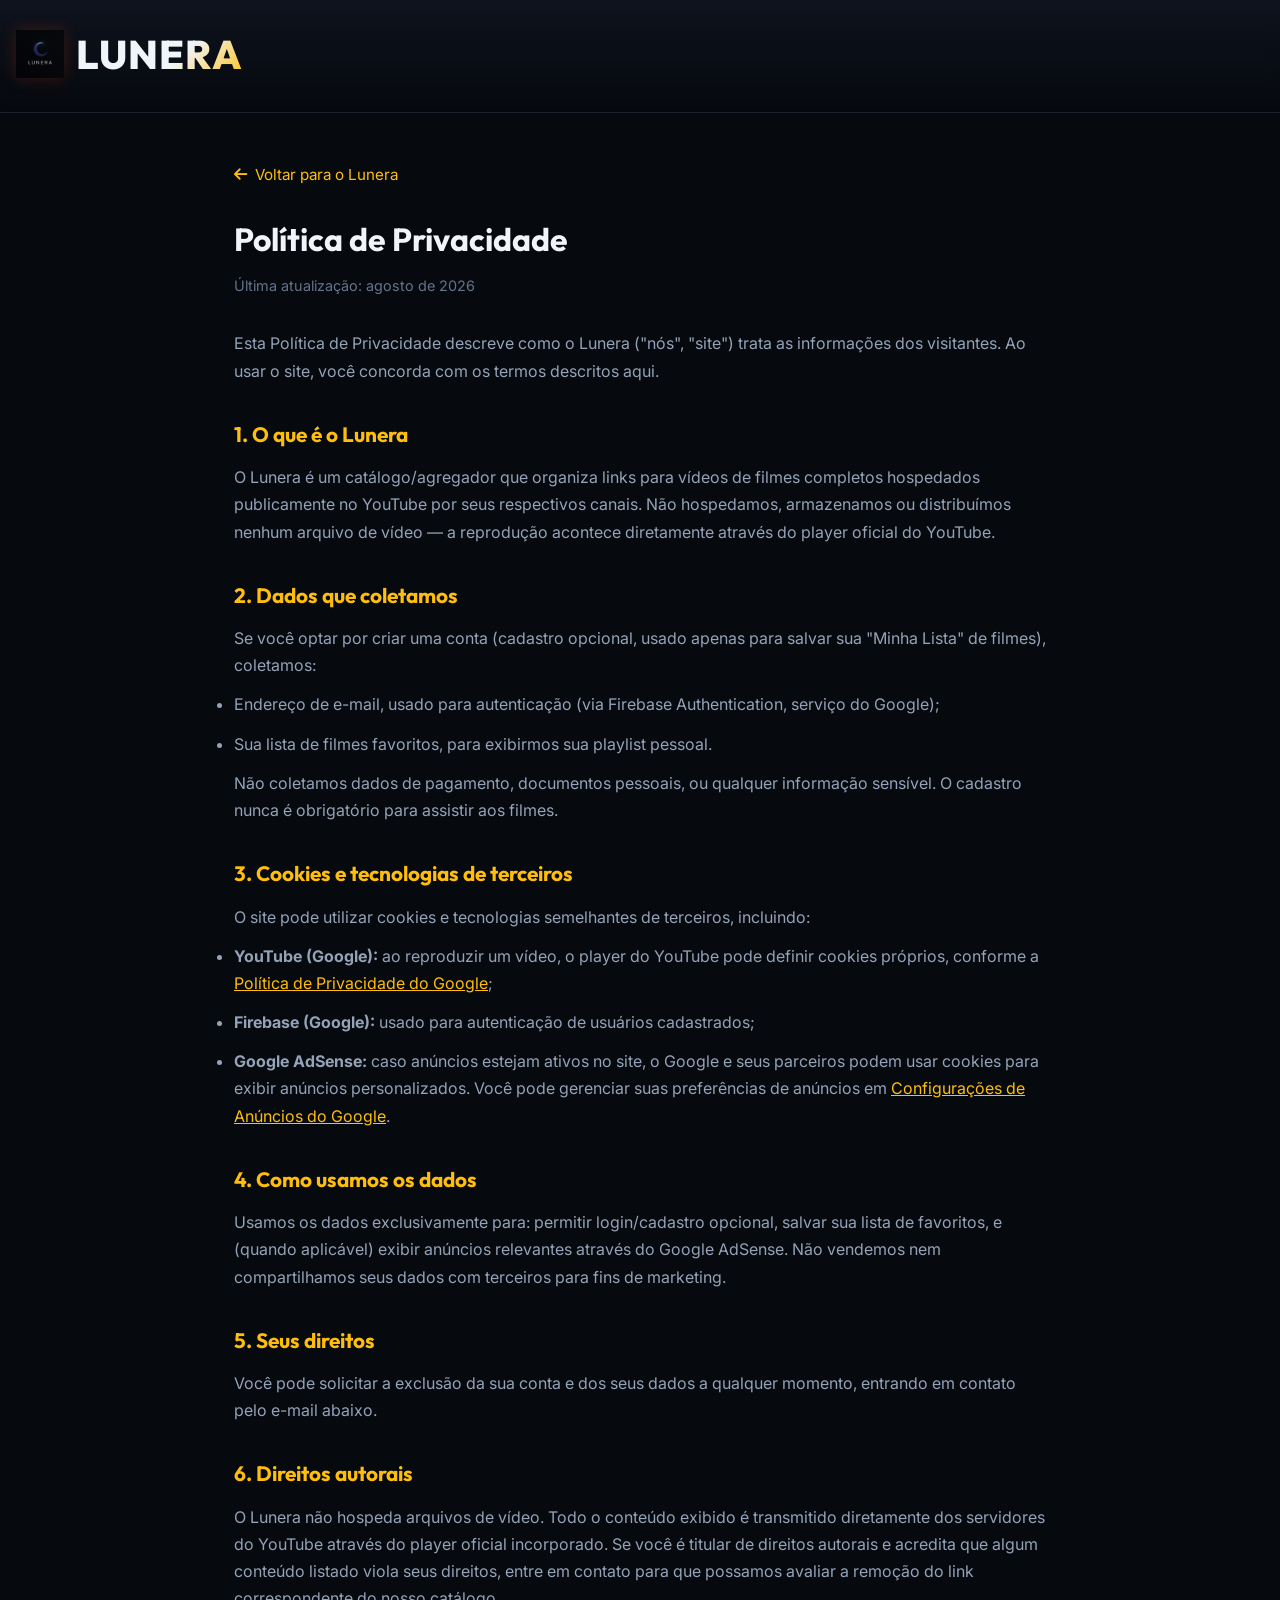
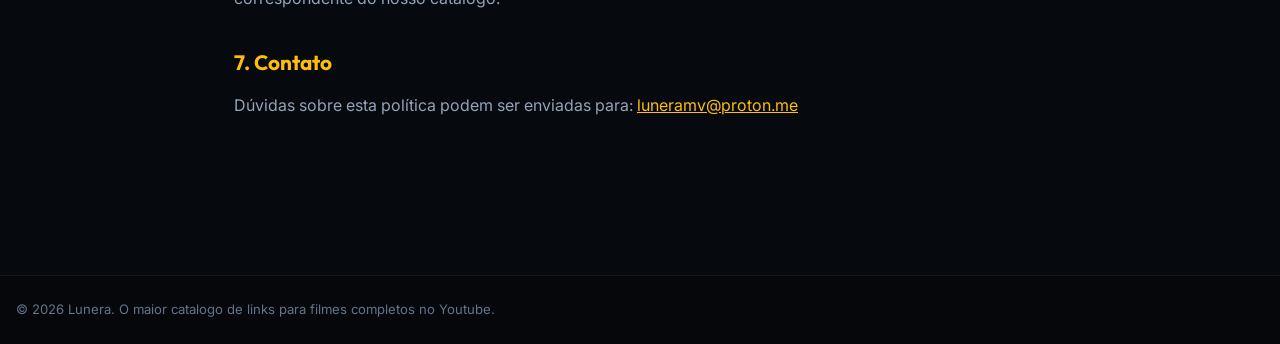
<file: privacidade.html>
<!DOCTYPE html>
<html lang="pt-BR">

<head>
    <meta charset="UTF-8">
    <meta name="viewport" content="width=device-width, initial-scale=1.0">
    <title>Política de Privacidade - Lunera</title>
    <meta name="description" content="Política de Privacidade do Lunera - como tratamos seus dados.">
    <meta name="robots" content="index, follow">
    <link rel="preconnect" href="https://fonts.googleapis.com">
    <link rel="preconnect" href="https://fonts.gstatic.com" crossorigin>
    <link
        href="https://fonts.googleapis.com/css2?family=Inter:wght@300;400;500;600&family=Outfit:wght@400;600;700;800&display=swap"
        rel="stylesheet">
    <link rel="stylesheet" href="https://cdnjs.cloudflare.com/ajax/libs/font-awesome/6.4.0/css/all.min.css">
    <link rel="stylesheet" href="style.css">
    <style>
        .legal-page {
            max-width: 860px;
            margin: 0 auto;
            padding: 48px 24px 80px;
            color: var(--text-primary);
            font-family: var(--font-body);
            line-height: 1.7;
        }

        .legal-page h1 {
            font-family: var(--font-headings);
            font-size: 2rem;
            margin-bottom: 8px;
            background: linear-gradient(135deg, var(--text-primary) 60%, var(--accent-cyan) 100%);
            -webkit-background-clip: text;
            background-clip: text;
            -webkit-text-fill-color: transparent;
        }

        .legal-page .updated {
            color: var(--text-muted);
            font-size: 0.9rem;
            margin-bottom: 32px;
        }

        .legal-page h2 {
            font-family: var(--font-headings);
            font-size: 1.3rem;
            margin-top: 32px;
            margin-bottom: 12px;
            color: var(--accent-cyan);
        }

        .legal-page p,
        .legal-page li {
            color: var(--text-secondary);
            margin-bottom: 12px;
        }

        .legal-page a {
            color: var(--accent-cyan);
        }

        .back-link {
            display: inline-flex;
            align-items: center;
            gap: 8px;
            margin-bottom: 24px;
            color: var(--text-secondary);
            text-decoration: none;
            font-size: 0.95rem;
        }

        .back-link:hover {
            color: var(--accent-cyan);
        }
    </style>
</head>

<body>
    <header class="app-header">
        <div class="header-container">
            <div class="header-top-row">
                <div class="header-branding">
                    <a href="index.html" style="text-decoration:none;">
                        <div class="logo">
                            <img src="Lunera_Logo.png" alt="Lunera Logo" class="logo-image">
                            <h1>LUNERA</h1>
                        </div>
                    </a>
                </div>
            </div>
        </div>
    </header>

    <main class="legal-page">
        <a href="index.html" class="back-link"><i class="fa-solid fa-arrow-left"></i> Voltar para o Lunera</a>

        <h1>Política de Privacidade</h1>
        <p class="updated">Última atualização: agosto de 2026</p>

        <p>Esta Política de Privacidade descreve como o Lunera ("nós", "site") trata as informações dos visitantes.
            Ao usar o site, você concorda com os termos descritos aqui.</p>

        <h2>1. O que é o Lunera</h2>
        <p>O Lunera é um catálogo/agregador que organiza links para vídeos de filmes completos hospedados publicamente
            no YouTube por seus respectivos canais. Não hospedamos, armazenamos ou distribuímos nenhum arquivo de
            vídeo — a reprodução acontece diretamente através do player oficial do YouTube.</p>

        <h2>2. Dados que coletamos</h2>
        <p>Se você optar por criar uma conta (cadastro opcional, usado apenas para salvar sua "Minha Lista" de
            filmes), coletamos:</p>
        <ul>
            <li>Endereço de e-mail, usado para autenticação (via Firebase Authentication, serviço do Google);</li>
            <li>Sua lista de filmes favoritos, para exibirmos sua playlist pessoal.</li>
        </ul>
        <p>Não coletamos dados de pagamento, documentos pessoais, ou qualquer informação sensível. O cadastro nunca é
            obrigatório para assistir aos filmes.</p>

        <h2>3. Cookies e tecnologias de terceiros</h2>
        <p>O site pode utilizar cookies e tecnologias semelhantes de terceiros, incluindo:</p>
        <ul>
            <li><strong>YouTube (Google):</strong> ao reproduzir um vídeo, o player do YouTube pode definir cookies
                próprios, conforme a <a href="https://policies.google.com/privacy" target="_blank"
                    rel="noopener">Política de Privacidade do Google</a>;</li>
            <li><strong>Firebase (Google):</strong> usado para autenticação de usuários cadastrados;</li>
            <li><strong>Google AdSense:</strong> caso anúncios estejam ativos no site, o Google e seus parceiros
                podem usar cookies para exibir anúncios personalizados. Você pode gerenciar suas preferências de
                anúncios em <a href="https://adssettings.google.com" target="_blank" rel="noopener">Configurações de
                    Anúncios do Google</a>.</li>
        </ul>

        <h2>4. Como usamos os dados</h2>
        <p>Usamos os dados exclusivamente para: permitir login/cadastro opcional, salvar sua lista de favoritos, e
            (quando aplicável) exibir anúncios relevantes através do Google AdSense. Não vendemos nem compartilhamos
            seus dados com terceiros para fins de marketing.</p>

        <h2>5. Seus direitos</h2>
        <p>Você pode solicitar a exclusão da sua conta e dos seus dados a qualquer momento, entrando em contato pelo
            e-mail abaixo.</p>

        <h2>6. Direitos autorais</h2>
        <p>O Lunera não hospeda arquivos de vídeo. Todo o conteúdo exibido é transmitido diretamente dos servidores
            do YouTube através do player oficial incorporado. Se você é titular de direitos autorais e acredita que
            algum conteúdo listado viola seus direitos, entre em contato para que possamos avaliar a remoção do link
            correspondente do nosso catálogo.</p>

        <h2>7. Contato</h2>
        <p>Dúvidas sobre esta política podem ser enviadas para:
            <a href="mailto:luneramv@proton.me">luneramv@proton.me</a>
        </p>
    </main>

    <footer class="app-footer">
        <div class="footer-container">
            <div class="footer-left">
                <p>&copy; 2026 Lunera. O maior catalogo de links para filmes completos no Youtube.</p>
            </div>
        </div>
    </footer>
</body>

</html>
</file>
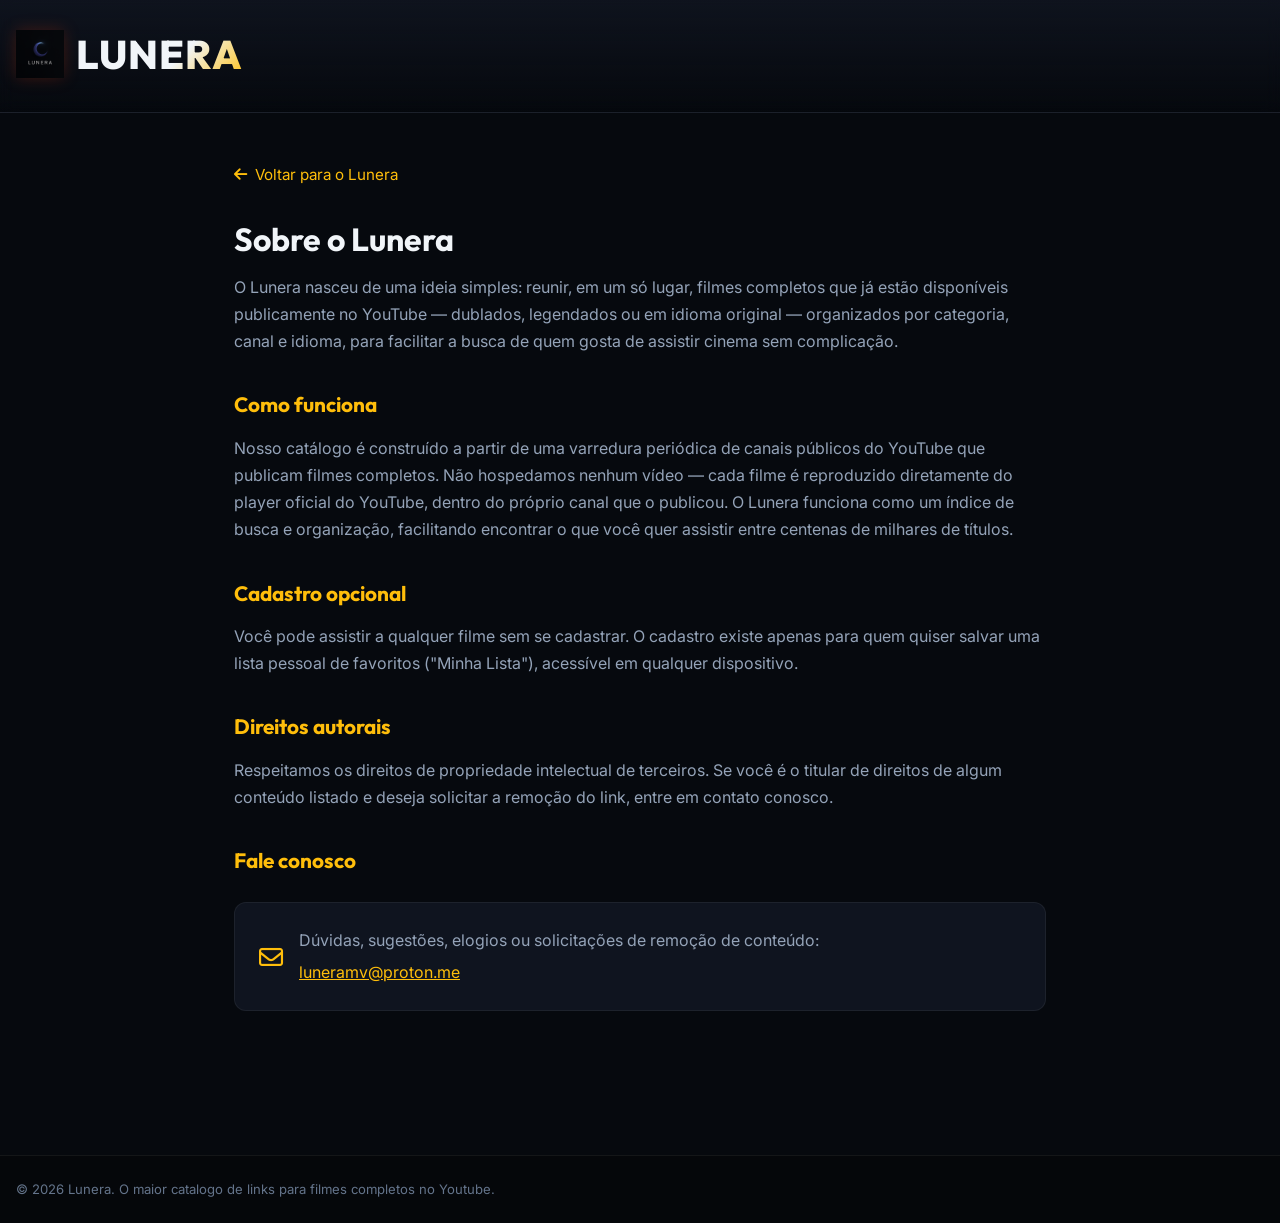
<file: sobre.html>
<!DOCTYPE html>
<html lang="pt-BR">

<head>
    <meta charset="UTF-8">
    <meta name="viewport" content="width=device-width, initial-scale=1.0">
    <title>Sobre / Contato - Lunera</title>
    <meta name="description" content="Sobre o Lunera e como entrar em contato.">
    <meta name="robots" content="index, follow">
    <link rel="preconnect" href="https://fonts.googleapis.com">
    <link rel="preconnect" href="https://fonts.gstatic.com" crossorigin>
    <link
        href="https://fonts.googleapis.com/css2?family=Inter:wght@300;400;500;600&family=Outfit:wght@400;600;700;800&display=swap"
        rel="stylesheet">
    <link rel="stylesheet" href="https://cdnjs.cloudflare.com/ajax/libs/font-awesome/6.4.0/css/all.min.css">
    <link rel="stylesheet" href="style.css">
    <style>
        .legal-page {
            max-width: 860px;
            margin: 0 auto;
            padding: 48px 24px 80px;
            color: var(--text-primary);
            font-family: var(--font-body);
            line-height: 1.7;
        }

        .legal-page h1 {
            font-family: var(--font-headings);
            font-size: 2rem;
            margin-bottom: 8px;
            background: linear-gradient(135deg, var(--text-primary) 60%, var(--accent-cyan) 100%);
            -webkit-background-clip: text;
            background-clip: text;
            -webkit-text-fill-color: transparent;
        }

        .legal-page h2 {
            font-family: var(--font-headings);
            font-size: 1.3rem;
            margin-top: 32px;
            margin-bottom: 12px;
            color: var(--accent-cyan);
        }

        .legal-page p,
        .legal-page li {
            color: var(--text-secondary);
            margin-bottom: 12px;
        }

        .legal-page a {
            color: var(--accent-cyan);
        }

        .back-link {
            display: inline-flex;
            align-items: center;
            gap: 8px;
            margin-bottom: 24px;
            color: var(--text-secondary);
            text-decoration: none;
            font-size: 0.95rem;
        }

        .back-link:hover {
            color: var(--accent-cyan);
        }

        .contact-box {
            background: var(--bg-card);
            border: 1px solid var(--border-color);
            border-radius: 12px;
            padding: 24px;
            margin-top: 24px;
            display: flex;
            align-items: center;
            gap: 16px;
        }

        .contact-box i {
            font-size: 1.5rem;
            color: var(--accent-cyan);
        }
    </style>
</head>

<body>
    <header class="app-header">
        <div class="header-container">
            <div class="header-top-row">
                <div class="header-branding">
                    <a href="index.html" style="text-decoration:none;">
                        <div class="logo">
                            <img src="Lunera_Logo.png" alt="Lunera Logo" class="logo-image">
                            <h1>LUNERA</h1>
                        </div>
                    </a>
                </div>
            </div>
        </div>
    </header>

    <main class="legal-page">
        <a href="index.html" class="back-link"><i class="fa-solid fa-arrow-left"></i> Voltar para o Lunera</a>

        <h1>Sobre o Lunera</h1>

        <p>O Lunera nasceu de uma ideia simples: reunir, em um só lugar, filmes completos que já estão disponíveis
            publicamente no YouTube — dublados, legendados ou em idioma original — organizados por categoria, canal e
            idioma, para facilitar a busca de quem gosta de assistir cinema sem complicação.</p>

        <h2>Como funciona</h2>
        <p>Nosso catálogo é construído a partir de uma varredura periódica de canais públicos do YouTube que publicam
            filmes completos. Não hospedamos nenhum vídeo — cada filme é reproduzido diretamente do player oficial do
            YouTube, dentro do próprio canal que o publicou. O Lunera funciona como um índice de busca e organização,
            facilitando encontrar o que você quer assistir entre centenas de milhares de títulos.</p>

        <h2>Cadastro opcional</h2>
        <p>Você pode assistir a qualquer filme sem se cadastrar. O cadastro existe apenas para quem quiser salvar uma
            lista pessoal de favoritos ("Minha Lista"), acessível em qualquer dispositivo.</p>

        <h2>Direitos autorais</h2>
        <p>Respeitamos os direitos de propriedade intelectual de terceiros. Se você é o titular de direitos de algum
            conteúdo listado e deseja solicitar a remoção do link, entre em contato conosco.</p>

        <h2>Fale conosco</h2>
        <div class="contact-box">
            <i class="fa-regular fa-envelope"></i>
            <div>
                <p style="margin-bottom:4px;">Dúvidas, sugestões, elogios ou solicitações de remoção de conteúdo:</p>
                <a href="mailto:luneramv@proton.me">luneramv@proton.me</a>
            </div>
        </div>
    </main>

    <footer class="app-footer">
        <div class="footer-container">
            <div class="footer-left">
                <p>&copy; 2026 Lunera. O maior catalogo de links para filmes completos no Youtube.</p>
            </div>
        </div>
    </footer>
</body>

</html>
</file>
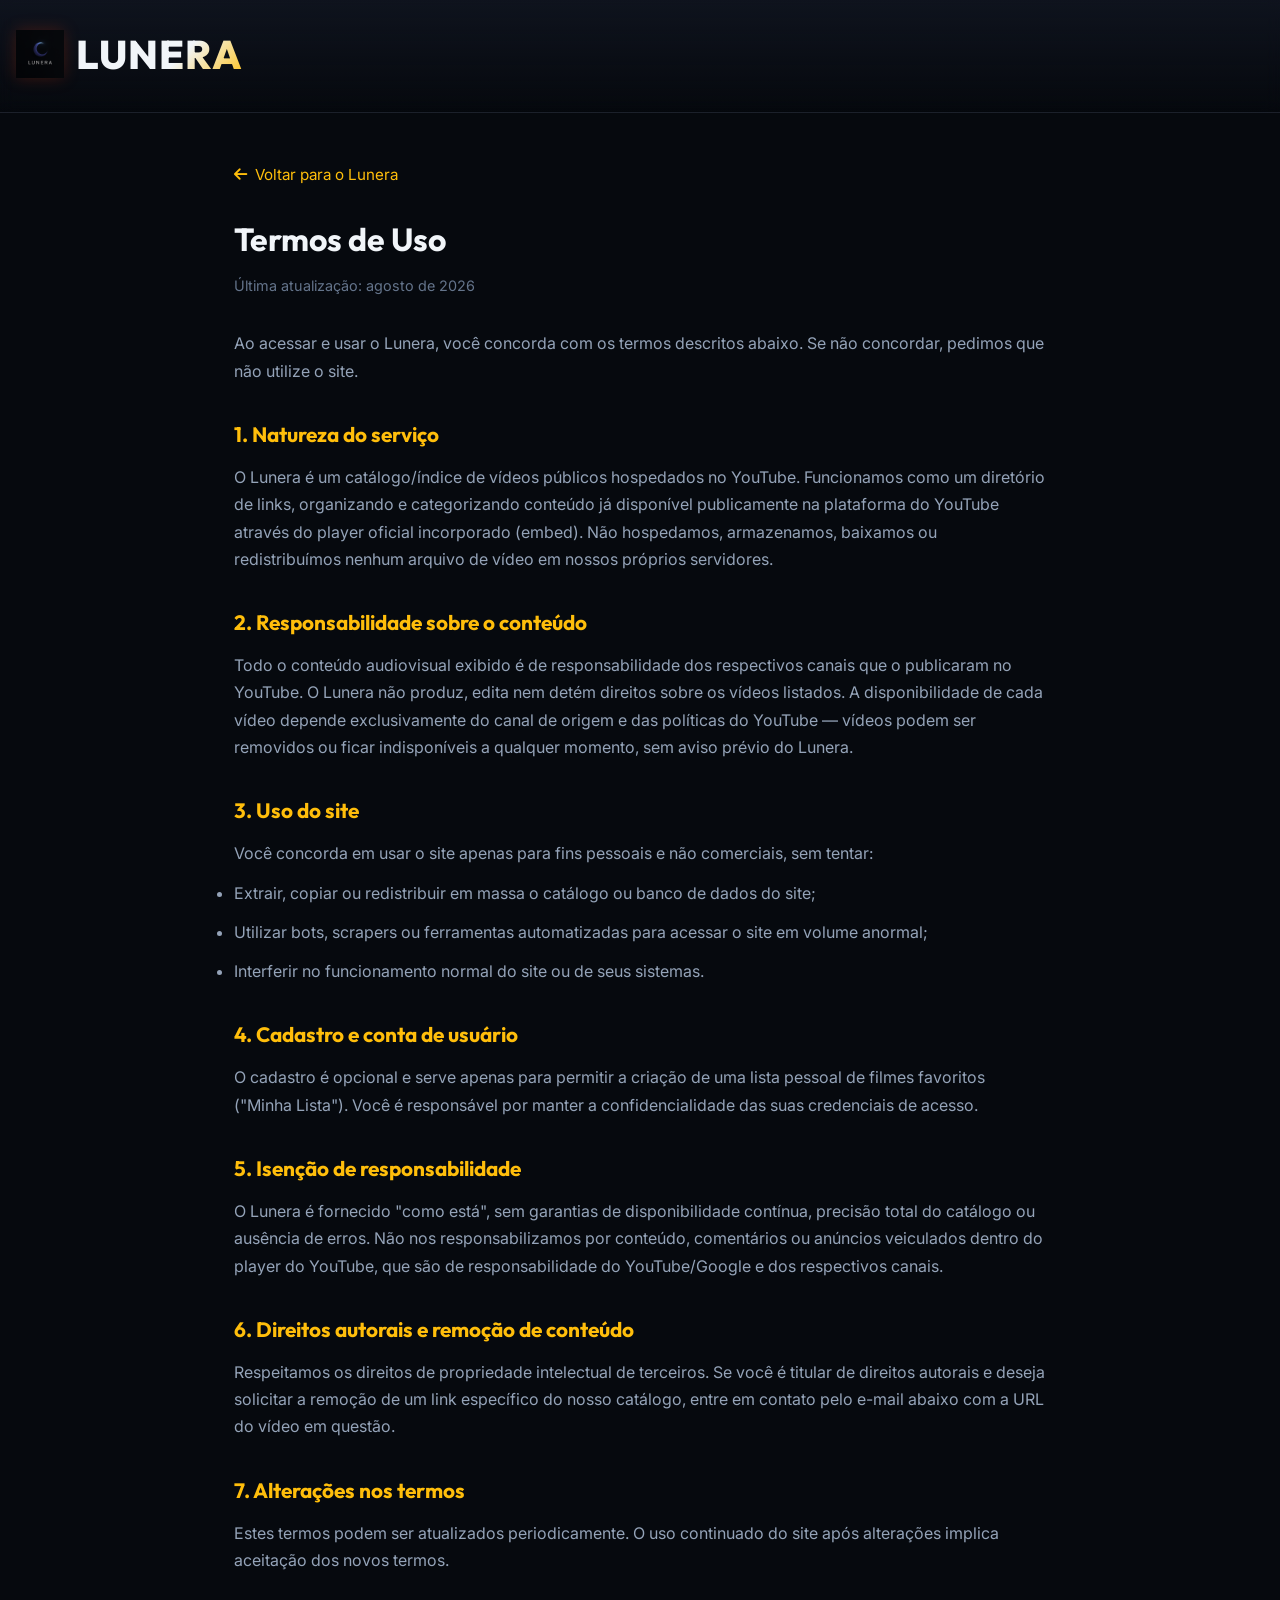
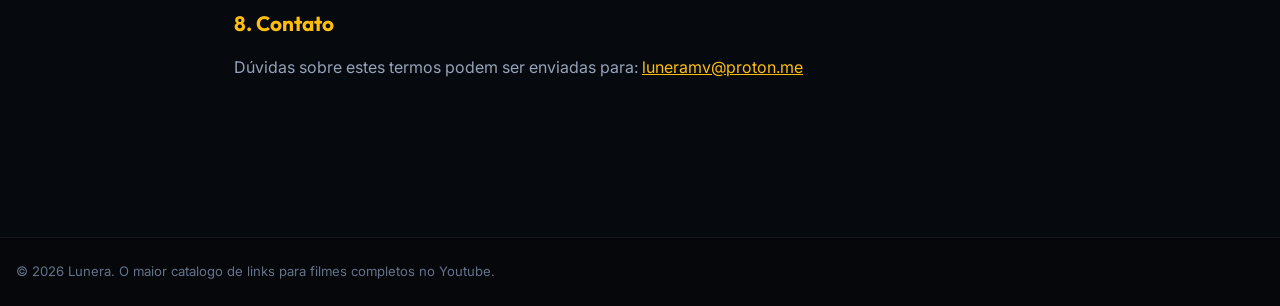
<file: termos.html>
<!DOCTYPE html>
<html lang="pt-BR">

<head>
    <meta charset="UTF-8">
    <meta name="viewport" content="width=device-width, initial-scale=1.0">
    <title>Termos de Uso - Lunera</title>
    <meta name="description" content="Termos de Uso do Lunera.">
    <meta name="robots" content="index, follow">
    <link rel="preconnect" href="https://fonts.googleapis.com">
    <link rel="preconnect" href="https://fonts.gstatic.com" crossorigin>
    <link
        href="https://fonts.googleapis.com/css2?family=Inter:wght@300;400;500;600&family=Outfit:wght@400;600;700;800&display=swap"
        rel="stylesheet">
    <link rel="stylesheet" href="https://cdnjs.cloudflare.com/ajax/libs/font-awesome/6.4.0/css/all.min.css">
    <link rel="stylesheet" href="style.css">
    <style>
        .legal-page {
            max-width: 860px;
            margin: 0 auto;
            padding: 48px 24px 80px;
            color: var(--text-primary);
            font-family: var(--font-body);
            line-height: 1.7;
        }

        .legal-page h1 {
            font-family: var(--font-headings);
            font-size: 2rem;
            margin-bottom: 8px;
            background: linear-gradient(135deg, var(--text-primary) 60%, var(--accent-cyan) 100%);
            -webkit-background-clip: text;
            background-clip: text;
            -webkit-text-fill-color: transparent;
        }

        .legal-page .updated {
            color: var(--text-muted);
            font-size: 0.9rem;
            margin-bottom: 32px;
        }

        .legal-page h2 {
            font-family: var(--font-headings);
            font-size: 1.3rem;
            margin-top: 32px;
            margin-bottom: 12px;
            color: var(--accent-cyan);
        }

        .legal-page p,
        .legal-page li {
            color: var(--text-secondary);
            margin-bottom: 12px;
        }

        .legal-page a {
            color: var(--accent-cyan);
        }

        .back-link {
            display: inline-flex;
            align-items: center;
            gap: 8px;
            margin-bottom: 24px;
            color: var(--text-secondary);
            text-decoration: none;
            font-size: 0.95rem;
        }

        .back-link:hover {
            color: var(--accent-cyan);
        }
    </style>
</head>

<body>
    <header class="app-header">
        <div class="header-container">
            <div class="header-top-row">
                <div class="header-branding">
                    <a href="index.html" style="text-decoration:none;">
                        <div class="logo">
                            <img src="Lunera_Logo.png" alt="Lunera Logo" class="logo-image">
                            <h1>LUNERA</h1>
                        </div>
                    </a>
                </div>
            </div>
        </div>
    </header>

    <main class="legal-page">
        <a href="index.html" class="back-link"><i class="fa-solid fa-arrow-left"></i> Voltar para o Lunera</a>

        <h1>Termos de Uso</h1>
        <p class="updated">Última atualização: agosto de 2026</p>

        <p>Ao acessar e usar o Lunera, você concorda com os termos descritos abaixo. Se não concordar, pedimos que
            não utilize o site.</p>

        <h2>1. Natureza do serviço</h2>
        <p>O Lunera é um catálogo/índice de vídeos públicos hospedados no YouTube. Funcionamos como um diretório de
            links, organizando e categorizando conteúdo já disponível publicamente na plataforma do YouTube através
            do player oficial incorporado (embed). Não hospedamos, armazenamos, baixamos ou redistribuímos nenhum
            arquivo de vídeo em nossos próprios servidores.</p>

        <h2>2. Responsabilidade sobre o conteúdo</h2>
        <p>Todo o conteúdo audiovisual exibido é de responsabilidade dos respectivos canais que o publicaram no
            YouTube. O Lunera não produz, edita nem detém direitos sobre os vídeos listados. A disponibilidade de
            cada vídeo depende exclusivamente do canal de origem e das políticas do YouTube — vídeos podem ser
            removidos ou ficar indisponíveis a qualquer momento, sem aviso prévio do Lunera.</p>

        <h2>3. Uso do site</h2>
        <p>Você concorda em usar o site apenas para fins pessoais e não comerciais, sem tentar:</p>
        <ul>
            <li>Extrair, copiar ou redistribuir em massa o catálogo ou banco de dados do site;</li>
            <li>Utilizar bots, scrapers ou ferramentas automatizadas para acessar o site em volume anormal;</li>
            <li>Interferir no funcionamento normal do site ou de seus sistemas.</li>
        </ul>

        <h2>4. Cadastro e conta de usuário</h2>
        <p>O cadastro é opcional e serve apenas para permitir a criação de uma lista pessoal de filmes favoritos
            ("Minha Lista"). Você é responsável por manter a confidencialidade das suas credenciais de acesso.</p>

        <h2>5. Isenção de responsabilidade</h2>
        <p>O Lunera é fornecido "como está", sem garantias de disponibilidade contínua, precisão total do catálogo ou
            ausência de erros. Não nos responsabilizamos por conteúdo, comentários ou anúncios veiculados dentro do
            player do YouTube, que são de responsabilidade do YouTube/Google e dos respectivos canais.</p>

        <h2>6. Direitos autorais e remoção de conteúdo</h2>
        <p>Respeitamos os direitos de propriedade intelectual de terceiros. Se você é titular de direitos autorais e
            deseja solicitar a remoção de um link específico do nosso catálogo, entre em contato pelo e-mail abaixo
            com a URL do vídeo em questão.</p>

        <h2>7. Alterações nos termos</h2>
        <p>Estes termos podem ser atualizados periodicamente. O uso continuado do site após alterações implica
            aceitação dos novos termos.</p>

        <h2>8. Contato</h2>
        <p>Dúvidas sobre estes termos podem ser enviadas para:
            <a href="mailto:luneramv@proton.me">luneramv@proton.me</a>
        </p>
    </main>

    <footer class="app-footer">
        <div class="footer-container">
            <div class="footer-left">
                <p>&copy; 2026 Lunera. O maior catalogo de links para filmes completos no Youtube.</p>
            </div>
        </div>
    </footer>
</body>

</html>
</file>
<file: style.css>
/* CSS Variables for Premium Dark Theme - Cinema Vibe */
:root {
    --bg-main: #06090e;
    --bg-card: #0f141f;
    --bg-card-hover: #161c2b;
    --bg-input: #121824;
    --border-color: rgba(255, 255, 255, 0.06);
    --border-glow-purple: rgba(255, 60, 0, 0.35);
    
    --accent-purple: #ff3c00;
    --accent-purple-bright: #ff0055;
    --accent-cyan: #ffbe0b;
    --accent-cyan-dim: #fb5607;
    
    --text-primary: #f1f5f9;
    --text-secondary: #94a3b8;
    --text-muted: #64748b;
    
    --live-red: #ff3c00;
    --live-red-glow: rgba(255, 60, 0, 0.5);
    
    --font-headings: 'Outfit', sans-serif;
    --font-body: 'Inter', sans-serif;
    
    --shadow-sm: 0 4px 6px -1px rgba(0, 0, 0, 0.3);
    --shadow-md: 0 10px 15px -3px rgba(0, 0, 0, 0.4);
    --shadow-lg: 0 20px 25px -5px rgba(0, 0, 0, 0.5);
    --shadow-glow: 0 0 15px rgba(255, 60, 0, 0.25);
    
    --transition-smooth: all 0.3s cubic-bezier(0.4, 0, 0.2, 1);
}

/* Reset & Base Styles */
* {
    margin: 0;
    padding: 0;
    box-sizing: border-box;
}

body {
    background-color: var(--bg-main);
    color: var(--text-primary);
    font-family: var(--font-body);
    line-height: 1.5;
    min-height: 100vh;
    display: flex;
    flex-direction: column;
    overflow-x: hidden;
}

/* Scrollbar Customization */
::-webkit-scrollbar {
    width: 10px;
    height: 10px;
}
::-webkit-scrollbar-track {
    background: var(--bg-main);
}
::-webkit-scrollbar-thumb {
    background: #1f293d;
    border-radius: 5px;
    border: 2px solid var(--bg-main);
}
::-webkit-scrollbar-thumb:hover {
    background: var(--accent-purple);
}

/* Header Styles */
.app-header {
    background: linear-gradient(180deg, rgba(17, 22, 34, 0.8) 0%, rgba(8, 11, 17, 0) 100%);
    backdrop-filter: blur(8px);
    -webkit-backdrop-filter: blur(8px);
    border-bottom: 1px solid var(--border-color);
    padding: 1.5rem 1rem;
    position: sticky;
    top: 0;
    z-index: 100;
}

.header-container {
    max-width: 1400px;
    margin: 0 auto;
    display: flex;
    flex-direction: column;
    gap: 0.75rem;
}

/* Top row: branding left, actions right */
.header-top-row {
    display: flex;
    flex-direction: column;
    align-items: center;
    gap: 0.75rem;
    text-align: center;
}

@media (min-width: 768px) {
    .header-top-row {
        flex-direction: row;
        justify-content: space-between;
        align-items: center;
        text-align: left;
    }
}

/* CC info tip bar */
.cc-info {
    display: flex;
    align-items: flex-start;
    gap: 0.6rem;
    font-size: 0.82rem;
    color: var(--text-secondary);
    background-color: rgba(255, 255, 255, 0.03);
    border: 1px solid var(--border-color);
    border-radius: 8px;
    padding: 0.6rem 0.9rem;
    line-height: 1.5;
    text-align: center;
    justify-content: center;
    align-items: center;
}

.cc-icon {
    color: var(--accent-cyan);
    font-size: 1rem;
    flex-shrink: 0;
    margin-top: 2px;
}

.cc-info strong {
    color: var(--text-primary);
}

.logo {
    display: flex;
    align-items: center;
    gap: 0.75rem;
    margin-bottom: 0.25rem;
}

.logo-image {
    height: 48px;
    width: auto;
    object-fit: contain;
    filter: drop-shadow(0 0 8px rgba(255, 60, 0, 0.2));
}

.logo-icon {
    font-size: 2rem;
    background: linear-gradient(135deg, var(--accent-cyan) 0%, var(--accent-purple) 100%);
    -webkit-background-clip: text;
    -webkit-text-fill-color: transparent;
    filter: drop-shadow(0 0 8px rgba(0, 245, 212, 0.4));
}

.logo h1 {
    font-family: var(--font-headings);
    font-weight: 800;
    font-size: 2.2rem;
    letter-spacing: 1px;
    background: linear-gradient(135deg, var(--text-primary) 60%, var(--accent-cyan) 100%);
    -webkit-background-clip: text;
    -webkit-text-fill-color: transparent;
}

.logo h1 span {
    background: linear-gradient(135deg, var(--accent-purple) 0%, var(--accent-purple-bright) 100%);
    -webkit-background-clip: text;
    -webkit-text-fill-color: transparent;
    filter: drop-shadow(0 0 10px rgba(157, 78, 221, 0.5));
}

.subtitle {
    font-size: 0.95rem;
    color: var(--text-secondary);
    font-weight: 300;
}

/* Main Layout Grid */
/* ── Layout de 3 colunas: ad | conteúdo | ad ── */
.page-layout {
    display: flex;
    align-items: flex-start;
    gap: 0;
    width: 100%;
    max-width: 2000px;
    margin: 0 auto;
}

.app-main {
    flex: 1;
    min-width: 0;
    max-width: 1400px;
    width: 100%;
    margin: 0 auto;
    padding: 2rem 1.5rem;
    display: flex;
    flex-direction: column;
    gap: 2.5rem;
}

/* ── Ad Sidebars ── */
.ad-sidebar {
    width: 160px;
    flex-shrink: 0;
    padding: 1rem 0.5rem;
    position: sticky;
    top: 1rem;
    align-self: flex-start;
}

/* Oculta em telas menores — ajustado para escala 150% em 1920x1080 */
@media (max-width: 1100px) {
    .ad-sidebar-left  { display: none; }
}
@media (max-width: 1100px) {
    .ad-sidebar-right { display: none; }
}

.ad-placeholder {
    width: 160px;
    height: 600px;
    background: repeating-linear-gradient(
        45deg,
        rgba(255,255,255,0.02),
        rgba(255,255,255,0.02) 10px,
        rgba(255,255,255,0.04) 10px,
        rgba(255,255,255,0.04) 20px
    );
    border: 2px dashed rgba(255,255,255,0.12);
    border-radius: 12px;
    display: flex;
    flex-direction: column;
    align-items: center;
    justify-content: center;
    gap: 0.75rem;
    position: relative;
    overflow: hidden;
}

.ad-label {
    position: absolute;
    top: 10px;
    left: 50%;
    transform: translateX(-50%);
    font-size: 0.65rem;
    font-weight: 700;
    letter-spacing: 2px;
    text-transform: uppercase;
    color: rgba(255,255,255,0.25);
    background: rgba(255,255,255,0.06);
    padding: 2px 10px;
    border-radius: 20px;
    white-space: nowrap;
}

.ad-mock-content {
    display: flex;
    flex-direction: column;
    align-items: center;
    gap: 0.5rem;
    text-align: center;
}

.ad-mock-icon {
    font-size: 2.5rem;
    opacity: 0.4;
}

.ad-mock-text {
    font-size: 1rem;
    font-weight: 700;
    color: rgba(255,255,255,0.25);
    font-family: var(--font-heading);
    letter-spacing: 1px;
}

.ad-mock-size {
    font-size: 1.5rem;
    font-weight: 800;
    color: rgba(255,255,255,0.15);
    font-family: var(--font-heading);
}

.ad-mock-desc {
    font-size: 0.75rem;
    color: rgba(255,255,255,0.2);
    font-style: italic;
}


/* Player Section */
.player-section {
    width: 100%;
}

.player-container {
    background-color: var(--bg-card);
    border: 1px solid var(--border-color);
    border-radius: 16px;
    overflow: hidden;
    box-shadow: var(--shadow-lg);
    transition: var(--transition-smooth);
}

.player-container:hover {
    border-color: var(--border-glow-purple);
    box-shadow: var(--shadow-glow), var(--shadow-lg);
}

.video-wrapper {
    position: relative;
    width: 100%;
    aspect-ratio: 16 / 9;
    max-height: 600px;
    background-color: #000;
}

.video-wrapper iframe {
    position: absolute;
    top: 0;
    left: 0;
    width: 100%;
    height: 100%;
}

/* Player Placeholder Screen */
.player-placeholder {
    position: absolute;
    top: 0;
    left: 0;
    width: 100%;
    height: 100%;
    background: linear-gradient(135deg, #090e18 0%, #151b2a 100%);
    display: flex;
    flex-direction: column;
    justify-content: center;
    align-items: center;
    text-align: center;
    padding: 2rem;
    z-index: 10;
    transition: opacity 0.5s ease;
}

.player-placeholder.hidden {
    opacity: 0;
    pointer-events: none;
}

.placeholder-icon {
    font-size: 4rem;
    color: var(--accent-purple);
    margin-bottom: 1.5rem;
    filter: drop-shadow(0 0 15px var(--accent-purple));
    animation: pulseGlow 2s infinite alternate;
}

.player-placeholder h3 {
    font-family: var(--font-headings);
    font-size: 1.8rem;
    margin-bottom: 0.5rem;
    color: var(--text-primary);
}

.player-placeholder p {
    color: var(--text-secondary);
    max-width: 400px;
    font-size: 0.95rem;
}

/* Video Info Metadata beneath player */
.video-info-box {
    padding: 1.5rem;
    border-top: 1px solid var(--border-color);
    background: linear-gradient(90deg, rgba(17, 22, 34, 1) 0%, rgba(21, 27, 42, 0.4) 100%);
}

.live-indicator-badge {
    display: inline-flex;
    align-items: center;
    gap: 0.5rem;
    background-color: rgba(255, 0, 85, 0.1);
    border: 1px solid rgba(255, 0, 85, 0.3);
    color: var(--live-red);
    font-size: 0.75rem;
    font-weight: 700;
    padding: 0.25rem 0.65rem;
    border-radius: 4px;
    letter-spacing: 1px;
    margin-bottom: 0.75rem;
}

.pulse-dot {
    width: 8px;
    height: 8px;
    background-color: var(--live-red);
    border-radius: 50%;
    box-shadow: 0 0 8px var(--live-red);
    animation: dotPulse 1.2s infinite;
}

.active-video-title {
    font-family: var(--font-headings);
    font-size: 1.5rem;
    font-weight: 700;
    line-height: 1.3;
    margin-bottom: 0.75rem;
    overflow: hidden;
    text-overflow: ellipsis;
    display: -webkit-box;
    -webkit-line-clamp: 2;
    -webkit-box-orient: vertical;
}

.active-video-meta {
    display: flex;
    flex-wrap: wrap;
    gap: 1.5rem;
    color: var(--text-secondary);
    font-size: 0.9rem;
}

.active-video-meta span {
    display: flex;
    align-items: center;
    gap: 0.5rem;
}

.active-video-meta i {
    color: var(--accent-cyan);
}

/* Controls Section: Search & Filters */
.controls-section {
    display: flex;
    flex-direction: column;
    gap: 1.25rem;
    background-color: rgba(17, 22, 34, 0.5);
    border: 1px solid var(--border-color);
    padding: 1.5rem;
    border-radius: 12px;
}

.search-bar-wrapper {
    position: relative;
    flex: 1 1 auto;
    min-width: 0;
    max-width: 55%;
}

.search-icon {
    position: absolute;
    left: 1.25rem;
    top: 50%;
    transform: translateY(-50%);
    color: var(--text-muted);
    font-size: 1.1rem;
    transition: var(--transition-smooth);
}

#searchInput {
    width: 100%;
    background-color: var(--bg-input);
    border: 1px solid var(--border-color);
    color: var(--text-primary);
    padding: 1rem 1rem 1rem 3.2rem;
    border-radius: 8px;
    font-family: var(--font-body);
    font-size: 1rem;
    transition: var(--transition-smooth);
    outline: none;
}

#searchInput:focus {
    border-color: var(--accent-purple);
    box-shadow: 0 0 10px rgba(157, 78, 221, 0.15);
}

#searchInput:focus + .search-icon {
    color: var(--accent-purple);
}

.filters-container {
    display: flex;
    flex-wrap: wrap;
    gap: 0.75rem;
}

.filter-btn {
    background-color: var(--bg-input);
    border: 1px solid var(--border-color);
    color: var(--text-secondary);
    padding: 0.5rem 1.25rem;
    border-radius: 20px;
    font-family: var(--font-body);
    font-weight: 500;
    font-size: 0.85rem;
    cursor: pointer;
    transition: var(--transition-smooth);
    display: flex;
    align-items: center;
}

.filter-btn:hover {
    color: var(--text-primary);
    border-color: var(--text-muted);
    background-color: rgba(255, 255, 255, 0.03);
}

.filter-btn.active {
    background: linear-gradient(135deg, var(--accent-purple) 0%, var(--accent-purple-bright) 100%);
    border-color: transparent;
    color: var(--text-primary);
    box-shadow: 0 4px 10px rgba(157, 78, 221, 0.3);
}

/* Streams Catalog Grid */
.streams-section {
    display: flex;
    flex-direction: column;
    gap: 1.5rem;
}

.section-title-wrapper h2 {
    font-family: var(--font-headings);
    font-size: 1.4rem;
    font-weight: 600;
    color: var(--text-primary);
    position: relative;
    padding-left: 0.75rem;
}

.section-title-wrapper h2::before {
    content: '';
    position: absolute;
    left: 0;
    top: 50%;
    transform: translateY(-50%);
    width: 4px;
    height: 1.25rem;
    background: linear-gradient(to bottom, var(--accent-cyan), var(--accent-purple));
    border-radius: 2px;
}

.channels-count-badge {
    display: inline-flex;
    align-items: center;
    gap: 0.35rem;
    font-size: 0.8rem;
    font-weight: 500;
    color: var(--text-muted);
    background-color: rgba(255, 255, 255, 0.04);
    border: 1px solid var(--border-color);
    border-radius: 20px;
    padding: 0.2rem 0.7rem;
    margin-left: 0.75rem;
    vertical-align: middle;
    font-family: var(--font-body);
}

.channels-count-badge i {
    color: var(--accent-cyan);
    font-size: 0.75rem;
}

.streams-grid {
    display: grid;
    grid-template-columns: repeat(auto-fill, minmax(220px, 1fr));
    gap: 1.5rem;
}

/* Stream Card */
.stream-card {
    background-color: var(--bg-card);
    border: 1px solid var(--border-color);
    border-radius: 12px;
    overflow: hidden;
    cursor: pointer;
    transition: var(--transition-smooth);
    position: relative;
    display: flex;
    flex-direction: column;
    height: 100%;
}

.stream-card:hover {
    transform: translateY(-5px);
    background-color: var(--bg-card-hover);
    border-color: var(--border-glow-purple);
    box-shadow: var(--shadow-glow), var(--shadow-md);
}

.card-thumbnail-wrapper {
    position: relative;
    width: 100%;
    aspect-ratio: 16 / 9;
    overflow: hidden;
    background-color: #000;
}

.card-thumbnail-wrapper img {
    width: 100%;
    height: 100%;
    object-fit: cover;
    transition: transform 0.5s ease;
}

.stream-card:hover .card-thumbnail-wrapper img {
    transform: scale(1.05);
}

.card-badge-live {
    position: absolute;
    top: 0.75rem;
    left: 0.75rem;
    background-color: var(--live-red);
    color: #fff;
    font-size: 0.65rem;
    font-weight: 800;
    padding: 0.15rem 0.5rem;
    border-radius: 3px;
    letter-spacing: 0.5px;
    box-shadow: 0 2px 6px rgba(0, 0, 0, 0.4);
    display: flex;
    align-items: center;
    gap: 0.25rem;
}

.card-badge-live::before {
    content: '';
    display: inline-block;
    width: 6px;
    height: 6px;
    background-color: #fff;
    border-radius: 50%;
    animation: flash 1s infinite alternate;
}

.card-badge-viewers {
    position: absolute;
    bottom: 0.75rem;
    right: 0.75rem;
    background-color: rgba(0, 0, 0, 0.75);
    backdrop-filter: blur(4px);
    -webkit-backdrop-filter: blur(4px);
    color: #fff;
    font-size: 0.7rem;
    font-weight: 500;
    padding: 0.2rem 0.5rem;
    border-radius: 3px;
    border: 1px solid rgba(255, 255, 255, 0.1);
}

.card-details {
    padding: 0.75rem;
    display: flex;
    flex-direction: column;
    flex-grow: 1;
    justify-content: space-between;
    gap: 0.75rem;
}

.card-title {
    font-family: var(--font-headings);
    font-size: 0.88rem;
    font-weight: 600;
    line-height: 1.4;
    color: var(--text-primary);
    overflow: hidden;
    text-overflow: ellipsis;
    display: -webkit-box;
    -webkit-line-clamp: 2;
    -webkit-box-orient: vertical;
    transition: var(--transition-smooth);
}

.stream-card:hover .card-title {
    color: var(--accent-cyan);
}

.card-meta {
    display: flex;
    justify-content: space-between;
    align-items: center;
    font-size: 0.72rem;
    color: var(--text-secondary);
    border-top: 1px solid rgba(255, 255, 255, 0.04);
    padding-top: 0.75rem;
}

.card-channel {
    white-space: nowrap;
    overflow: hidden;
    text-overflow: ellipsis;
    max-width: 70%;
    font-weight: 500;
}

.card-channel i {
    margin-right: 0.35rem;
    color: var(--accent-purple);
}

.card-category-tag {
    font-size: 0.65rem;
    background-color: rgba(255, 255, 255, 0.05);
    padding: 0.15rem 0.45rem;
    border-radius: 10px;
    text-transform: uppercase;
    letter-spacing: 0.5px;
    color: var(--text-muted);
}

.stream-card.active-card {
    border-color: var(--accent-purple);
    box-shadow: 0 0 15px rgba(157, 78, 221, 0.3);
}

.stream-card.active-card .card-title {
    color: var(--accent-purple);
}

/* Empty State / No Results */
.no-results {
    display: flex;
    flex-direction: column;
    align-items: center;
    justify-content: center;
    text-align: center;
    padding: 4rem 2rem;
    border: 1px dashed var(--border-color);
    border-radius: 12px;
    background-color: rgba(17, 22, 34, 0.2);
}

.no-results.hidden {
    display: none;
}

.spin-disc {
    font-size: 3.5rem;
    color: var(--text-muted);
    margin-bottom: 1.5rem;
    animation: rotate 6s linear infinite;
}

.no-results h3 {
    font-family: var(--font-headings);
    font-size: 1.4rem;
    margin-bottom: 0.5rem;
    color: var(--text-primary);
}

.no-results p {
    color: var(--text-secondary);
}

/* Footer */
.app-footer {
    background-color: #05070a;
    border-top: 1px solid var(--border-color);
    padding: 1.5rem 1rem;
    margin-top: 4rem;
}

.footer-container {
    max-width: 1400px;
    margin: 0 auto;
    display: flex;
    flex-direction: column;
    align-items: center;
    gap: 1.5rem;
    text-align: center;
}

@media (min-width: 768px) {
    .footer-container {
        flex-direction: row;
        justify-content: space-between;
        align-items: flex-start;
        text-align: left;
    }
}

/* Coluna esquerda */
.footer-left {
    display: flex;
    flex-direction: column;
    gap: 0.4rem;
}

.footer-left p {
    font-size: 0.82rem;
    color: var(--text-muted);
    margin: 0;
}

.footer-email {
    display: flex;
    align-items: center;
    flex-wrap: wrap;
    gap: 0.35rem;
    font-size: 0.82rem;
    color: var(--text-muted);
}

.footer-email i {
    color: var(--accent-cyan);
}

.footer-email a {
    color: var(--accent-cyan);
    text-decoration: none;
    font-weight: 500;
    transition: var(--transition-smooth);
}

.footer-email a:hover {
    color: #fff;
    text-decoration: underline;
}

/* Coluna central */
.footer-center {
    display: flex;
    flex-direction: column;
    align-items: center;
    gap: 0.75rem;
}

.visitor-counter {
    display: flex;
    align-items: center;
    gap: 0.5rem;
    font-size: 0.85rem;
    color: var(--text-secondary);
    background: rgba(255,255,255,0.04);
    border: 1px solid var(--border-color);
    border-radius: 20px;
    padding: 0.3rem 0.9rem;
}

.visitor-counter i {
    color: var(--accent-cyan);
}

.visitor-number {
    font-weight: 700;
    font-size: 1rem;
    color: var(--text-primary);
    font-family: var(--font-heading);
    letter-spacing: 0.5px;
}

/* Coluna direita */
.footer-right {
    display: flex;
    align-items: center;
}

.footer-yt-link {
    color: var(--text-secondary);
    text-decoration: none;
    font-size: 0.85rem;
    display: flex;
    align-items: center;
    gap: 0.4rem;
    transition: var(--transition-smooth);
}

.footer-yt-link:hover {
    color: #ff0000;
}

/* Responsive styles */
@media (min-width: 768px) {
    .logo h1 {
        font-size: 2.5rem;
    }
    
    .subtitle {
        font-size: 1rem;
    }
}

.controls-top-row {
    display: flex;
    flex-direction: column;
    gap: 1.25rem;
    width: 100%;
}

@media (min-width: 768px) {
    .controls-top-row {
        flex-direction: row;
        align-items: center;
        gap: 1.5rem;
    }
}

@media (min-width: 1024px) {
    .controls-section {
        flex-direction: column;
        align-items: stretch;
        gap: 1.25rem;
    }
    
    .search-bar-wrapper {
        flex: 1;
    }
    
    .filters-container {
        flex: initial;
    }
}

/* Animations */
@keyframes flash {
    0% { opacity: 0.5; }
    100% { opacity: 1; }
}

@keyframes dotPulse {
    0% { transform: scale(1); box-shadow: 0 0 0 0 rgba(255, 0, 85, 0.7); }
    70% { transform: scale(1.1); box-shadow: 0 0 0 6px rgba(255, 0, 85, 0); }
    100% { transform: scale(1); box-shadow: 0 0 0 0 rgba(255, 0, 85, 0); }
}

@keyframes pulseGlow {
    0% { transform: scale(1); filter: drop-shadow(0 0 8px var(--accent-purple)); }
    100% { transform: scale(1.05); filter: drop-shadow(0 0 18px var(--accent-purple-bright)); }
}

@keyframes rotate {
    from { transform: rotate(0deg); }
    to { transform: rotate(360deg); }
}

/* Pagination Controls */
.pagination-container {
    display: flex;
    justify-content: center;
    align-items: center;
    gap: 0.75rem;
    margin-top: 2rem;
    flex-wrap: wrap;
}

.pagination-btn {
    background-color: var(--bg-input);
    border: 1px solid var(--border-color);
    color: var(--text-secondary);
    padding: 0.5rem 1rem;
    border-radius: 8px;
    font-family: var(--font-body);
    font-size: 0.85rem;
    font-weight: 600;
    cursor: pointer;
    transition: var(--transition-smooth);
    display: flex;
    align-items: center;
    gap: 0.35rem;
}

.pagination-btn:hover:not(:disabled) {
    color: var(--text-primary);
    border-color: var(--accent-purple);
    background-color: rgba(255, 60, 0, 0.05);
    box-shadow: 0 0 10px rgba(255, 60, 0, 0.15);
}

.pagination-btn:disabled {
    opacity: 0.4;
    cursor: not-allowed;
}

.pagination-info {
    font-family: var(--font-body);
    font-size: 0.9rem;
    color: var(--text-secondary);
    font-weight: 500;
    padding: 0.5rem 1rem;
    background-color: rgba(17, 22, 34, 0.4);
    border: 1px solid var(--border-color);
    border-radius: 8px;
}

/* Botões numerados de página */
.pagination-num {
    min-width: 38px;
    padding: 0.5rem 0.6rem;
    justify-content: center;
}

/* Página atual destacada */
.pagination-num.active {
    background: linear-gradient(135deg, var(--accent-red), var(--accent-pink));
    border-color: transparent;
    color: #fff;
    cursor: default;
    opacity: 1;
    box-shadow: 0 0 12px rgba(255, 60, 0, 0.35);
}

/* Reticências entre páginas */
.pagination-ellipsis {
    color: var(--text-muted);
    font-size: 1rem;
    padding: 0 0.25rem;
    user-select: none;
    line-height: 1;
}

/* Channel Select + Lang Sort Dropdown styling */
.channel-filter-wrapper {
    display: flex;
    flex-shrink: 0;
    gap: 0.6rem;
    align-items: center;
}

#channelSelect,
#langSortSelect {
    background-color: var(--bg-input);
    border: 1px solid var(--border-color);
    color: var(--text-primary);
    padding: 0.85rem 2.5rem 0.85rem 1rem;
    border-radius: 8px;
    font-family: var(--font-body);
    font-size: 0.9rem;
    font-weight: 500;
    outline: none;
    cursor: pointer;
    transition: var(--transition-smooth);
    appearance: none;
    -webkit-appearance: none;
    -moz-appearance: none;
    background-image: url("data:image/svg+xml;charset=UTF-8,%3Csvg xmlns='http://www.w3.org/2000/svg' viewBox='0 0 24 24' fill='none' stroke='%2394a3b8' stroke-width='2' stroke-linecap='round' stroke-linejoin='round'%3E%3Cpolyline points='6 9 12 15 18 9'%3E%3C/polyline%3E%3C/svg%3E");
    background-repeat: no-repeat;
    background-position: right 1rem center;
    background-size: 1.1em;
    min-width: 150px;
    width: 100%;
}

#channelSelect:focus,
#langSortSelect:focus {
    border-color: var(--accent-purple);
    box-shadow: 0 0 10px rgba(157, 78, 221, 0.15);
}

#channelSelect option,
#langSortSelect option {
    background-color: var(--bg-card);
    color: var(--text-primary);
    padding: 10px;
}

@media (min-width: 768px) {
    .channel-filter-wrapper {
        flex-shrink: 0;
    }
    #channelSelect {
        width: 200px;
        min-width: 200px;
    }
    #langSortSelect {
        width: 180px;
        min-width: 180px;
    }
}

/* General Utility */
.hidden {
    display: none !important;
}

/* User Auth in Header */
.user-auth-section {
    display: flex;
    align-items: center;
    justify-content: flex-end;
    gap: 1rem;
}

@media (min-width: 768px) {
    .user-auth-section {
        margin-left: 0;
    }
}

.btn-auth {
    background: linear-gradient(135deg, rgba(255, 60, 0, 0.1), rgba(255, 0, 85, 0.15));
    border: 1px solid rgba(255, 60, 0, 0.3);
    color: var(--text-primary);
    padding: 0.5rem 1.25rem;
    border-radius: 20px;
    font-family: var(--font-body);
    font-size: 0.85rem;
    font-weight: 600;
    cursor: pointer;
    transition: var(--transition-smooth);
    display: flex;
    align-items: center;
    gap: 0.5rem;
    white-space: nowrap;
}

.btn-auth:hover {
    background: linear-gradient(135deg, var(--accent-purple) 0%, var(--accent-purple-bright) 100%);
    border-color: transparent;
    box-shadow: 0 4px 10px rgba(157, 78, 221, 0.3);
}

.user-email-display {
    font-size: 0.85rem;
    color: var(--text-secondary);
    font-weight: 500;
    display: flex;
    flex-direction: column;
    align-items: flex-end;
    gap: 0.2rem;
    text-align: right;
}

.user-email-display span {
    white-space: nowrap;
    overflow: hidden;
    text-overflow: ellipsis;
    max-width: 150px;
}

.user-email-display i {
    color: var(--accent-cyan);
}

.btn-logout {
    background: none;
    border: none;
    color: var(--text-muted);
    font-size: 0.75rem;
    cursor: pointer;
    font-weight: 600;
    text-decoration: underline;
    transition: var(--transition-smooth);
    padding: 0;
}

.btn-logout:hover {
    color: var(--live-red);
}

/* Playlist Buttons */
.btn-toggle-playlist {
    background-color: rgba(255, 255, 255, 0.05);
    border: 1px solid var(--border-color);
    color: var(--text-secondary);
    padding: 0.4rem 0.85rem;
    border-radius: 6px;
    cursor: pointer;
    font-size: 0.8rem;
    font-weight: 600;
    font-family: var(--font-body);
    display: inline-flex;
    align-items: center;
    gap: 0.4rem;
    transition: var(--transition-smooth);
    margin-left: auto;
}

.btn-toggle-playlist:hover {
    border-color: var(--accent-purple);
    color: var(--text-primary);
    background-color: rgba(255, 60, 0, 0.1);
}

.btn-toggle-playlist.in-playlist {
    background: linear-gradient(135deg, var(--accent-purple) 0%, var(--accent-purple-bright) 100%);
    border-color: transparent;
    color: white;
}

/* Card Playlist Action Button */
.btn-card-favorite {
    position: absolute;
    top: 0.75rem;
    right: 0.75rem;
    background-color: rgba(15, 20, 31, 0.8);
    backdrop-filter: blur(4px);
    -webkit-backdrop-filter: blur(4px);
    border: 1px solid rgba(255, 255, 255, 0.15);
    color: var(--text-secondary);
    width: 32px;
    height: 32px;
    border-radius: 50%;
    display: flex;
    justify-content: center;
    align-items: center;
    cursor: pointer;
    z-index: 5;
    transition: var(--transition-smooth);
}

.btn-card-favorite:hover {
    transform: scale(1.1);
    color: var(--accent-purple-bright);
    border-color: var(--accent-purple-bright);
    background-color: var(--bg-card-hover);
}

.btn-card-favorite.in-playlist {
    color: #ff3c00;
    border-color: #ff3c00;
    background-color: rgba(255, 60, 0, 0.15);
}

/* Authentication Modal Styling */
.modal-overlay {
    position: fixed;
    top: 0;
    left: 0;
    right: 0;
    bottom: 0;
    background-color: rgba(3, 5, 8, 0.85);
    backdrop-filter: blur(8px);
    -webkit-backdrop-filter: blur(8px);
    display: flex;
    justify-content: center;
    align-items: center;
    z-index: 1000;
    opacity: 0;
    pointer-events: none;
    transition: opacity 0.3s ease;
}

.modal-overlay.active {
    opacity: 1;
    pointer-events: auto;
}

.modal-container {
    background-color: var(--bg-card);
    border: 1px solid var(--border-color);
    box-shadow: var(--shadow-lg), var(--shadow-glow);
    width: 90%;
    max-width: 400px;
    border-radius: 16px;
    padding: 2.5rem 2rem;
    position: relative;
    transform: translateY(-20px);
    transition: transform 0.3s ease;
}

.modal-overlay.active .modal-container {
    transform: translateY(0);
}

.modal-close {
    position: absolute;
    top: 1rem;
    right: 1rem;
    background: none;
    border: none;
    color: var(--text-muted);
    font-size: 1.5rem;
    cursor: pointer;
    transition: var(--transition-smooth);
}

.modal-close:hover {
    color: var(--text-primary);
}

.modal-tabs {
    display: flex;
    border-bottom: 1px solid var(--border-color);
    margin-bottom: 2rem;
}

.modal-tab-btn {
    flex: 1;
    background: none;
    border: none;
    color: var(--text-muted);
    font-family: var(--font-headings);
    font-size: 1.1rem;
    font-weight: 600;
    padding: 0.75rem;
    cursor: pointer;
    transition: var(--transition-smooth);
    border-bottom: 2px solid transparent;
    outline: none;
}

.modal-tab-btn.active {
    color: var(--accent-purple);
    border-bottom-color: var(--accent-purple);
}

.modal-form {
    display: flex;
    flex-direction: column;
    gap: 1.25rem;
}

.form-group {
    display: flex;
    flex-direction: column;
    gap: 0.5rem;
}

.form-group label {
    font-size: 0.85rem;
    color: var(--text-secondary);
    font-weight: 500;
}

.form-group input {
    background-color: var(--bg-input);
    border: 1px solid var(--border-color);
    color: var(--text-primary);
    padding: 0.75rem 1rem;
    border-radius: 8px;
    font-family: var(--font-body);
    font-size: 0.95rem;
    outline: none;
    transition: var(--transition-smooth);
}

.form-group input:focus {
    border-color: var(--accent-purple);
    box-shadow: 0 0 10px rgba(157, 78, 221, 0.15);
}

.btn-auth-submit {
    background: linear-gradient(135deg, var(--accent-purple) 0%, var(--accent-purple-bright) 100%);
    border: none;
    color: white;
    padding: 0.85rem;
    border-radius: 8px;
    font-family: var(--font-body);
    font-weight: 600;
    cursor: pointer;
    font-size: 1rem;
    transition: var(--transition-smooth);
    margin-top: 0.5rem;
}

.btn-auth-submit:hover {
    box-shadow: 0 4px 12px rgba(255, 60, 0, 0.35);
    filter: brightness(1.1);
}

.auth-error-msg {
    color: var(--live-red);
    font-size: 0.85rem;
    background-color: rgba(255, 60, 0, 0.1);
    border: 1px solid rgba(255, 60, 0, 0.2);
    padding: 0.6rem 0.85rem;
    border-radius: 6px;
}

.auth-success-msg {
    color: #2ecc71;
    font-size: 0.85rem;
    background-color: rgba(46, 204, 113, 0.1);
    border: 1px solid rgba(46, 204, 113, 0.25);
    padding: 0.6rem 0.85rem;
    border-radius: 6px;
}

.forgot-password-link {
    text-align: center;
    margin-top: 0.5rem;
    font-size: 0.85rem;
}

.forgot-password-link a {
    color: var(--accent-cyan);
    text-decoration: none;
    transition: var(--transition-smooth);
}

.forgot-password-link a:hover {
    color: #fff;
    text-decoration: underline;
}

.forgot-desc {
    font-size: 0.88rem;
    color: var(--text-secondary);
    margin-bottom: 1rem;
    line-height: 1.5;
}

/* Header Actions Row (Language Selector + Auth) */
.header-actions {
    display: flex;
    flex-direction: column;
    align-items: center;
    gap: 0.6rem;
    flex-wrap: wrap;
    justify-content: center;
}

@media (min-width: 768px) {
    .header-actions {
        align-items: flex-end;
        justify-content: flex-end;
        flex-shrink: 0;
    }
}

/* Language Selector */
.language-selector {
    display: flex;
    align-items: center;
    flex-wrap: wrap;
    gap: 0.4rem;
    padding: 0.35rem;
    background-color: rgba(255, 255, 255, 0.04);
    border: 1px solid var(--border-color);
    border-radius: 10px;
    justify-content: flex-end;
}

.flag-btn {
    background: none;
    border: 2px solid transparent;
    border-radius: 6px;
    cursor: pointer;
    padding: 3px;
    width: 36px;
    height: 26px;
    display: flex;
    align-items: center;
    justify-content: center;
    transition: var(--transition-smooth);
    opacity: 0.55;
    position: relative;
}

.flag-btn svg {
    width: 100%;
    height: 100%;
    border-radius: 3px;
    display: block;
}

.flag-btn:hover {
    opacity: 0.9;
    transform: translateY(-2px);
    background-color: rgba(255, 255, 255, 0.06);
}

.flag-btn.active {
    opacity: 1;
    border-color: var(--accent-purple);
    box-shadow: 0 0 10px rgba(255, 60, 0, 0.3);
    background-color: rgba(255, 60, 0, 0.08);
}

.flag-btn.active::after {
    content: '';
    position: absolute;
    bottom: -6px;
    left: 50%;
    transform: translateX(-50%);
    width: 6px;
    height: 6px;
    background: var(--accent-purple);
    border-radius: 50%;
}

@media (max-width: 480px) {
    .flag-btn {
        width: 32px;
        height: 24px;
    }
    
    .language-selector {
        gap: 0.35rem;
        padding: 0.25rem;
    }
}

/* Cast to TV Custom Styles */
.btn-cast-tv {
    background-color: rgba(255, 255, 255, 0.05);
    border: 1px solid var(--border-color);
    color: var(--text-secondary);
    padding: 0.4rem 0.85rem;
    border-radius: 6px;
    cursor: pointer;
    font-size: 0.8rem;
    font-weight: 600;
    font-family: var(--font-body);
    display: inline-flex;
    align-items: center;
    gap: 0.4rem;
    transition: var(--transition-smooth);
    margin-left: 0.5rem;
}

.btn-cast-tv:hover {
    border-color: var(--accent-cyan);
    color: var(--text-primary);
    background-color: rgba(255, 190, 11, 0.1);
}

.cast-modal-container {
    max-width: 460px;
    background: linear-gradient(135deg, var(--bg-card) 0%, #121824 100%);
    border: 1px solid rgba(255, 255, 255, 0.08);
}

.modal-title-cast {
    font-family: var(--font-headings);
    font-size: 1.4rem;
    font-weight: 700;
    color: var(--text-primary);
    margin-bottom: 1.25rem;
    display: flex;
    align-items: center;
    gap: 0.6rem;
}

.modal-title-cast i {
    color: var(--accent-cyan);
}

.cast-options {
    display: flex;
    flex-direction: column;
    gap: 1.25rem;
}

.cast-option-card {
    display: flex;
    flex-direction: column;
    gap: 0.5rem;
}

.cast-option-card h4 {
    font-family: var(--font-headings);
    font-size: 1.05rem;
    font-weight: 600;
    color: var(--accent-cyan);
    margin-bottom: 0.25rem;
}

.cast-option-card p {
    font-size: 0.85rem;
    color: var(--text-secondary);
    line-height: 1.45;
}

.qr-code-wrapper {
    background-color: #ffffff;
    padding: 10px;
    border-radius: 10px;
    width: 170px;
    height: 170px;
    margin: 0.5rem auto;
    display: flex;
    justify-content: center;
    align-items: center;
    box-shadow: 0 4px 15px rgba(0, 0, 0, 0.5);
}

.qr-code-wrapper img {
    width: 150px;
    height: 150px;
    display: block;
}

.btn-yt-app-link {
    background: #ff0000;
    color: #ffffff;
    text-decoration: none;
    text-align: center;
    padding: 0.65rem;
    border-radius: 6px;
    font-weight: 600;
    font-size: 0.85rem;
    display: flex;
    align-items: center;
    justify-content: center;
    gap: 0.4rem;
    transition: var(--transition-smooth);
    margin-top: 0.25rem;
}

.btn-yt-app-link:hover {
    background: #cc0000;
    box-shadow: 0 4px 12px rgba(255, 0, 0, 0.3);
    transform: translateY(-1px);
}

.cast-divider {
    border: none;
    border-top: 1px solid var(--border-color);
    margin: 0.25rem 0;
}

@media (max-width: 480px) {
    .btn-cast-tv span {
        display: none; /* Hide text on small screens, show icon only */
    }
    .btn-cast-tv {
        padding: 0.4rem 0.6rem;
    }
}
</file>
